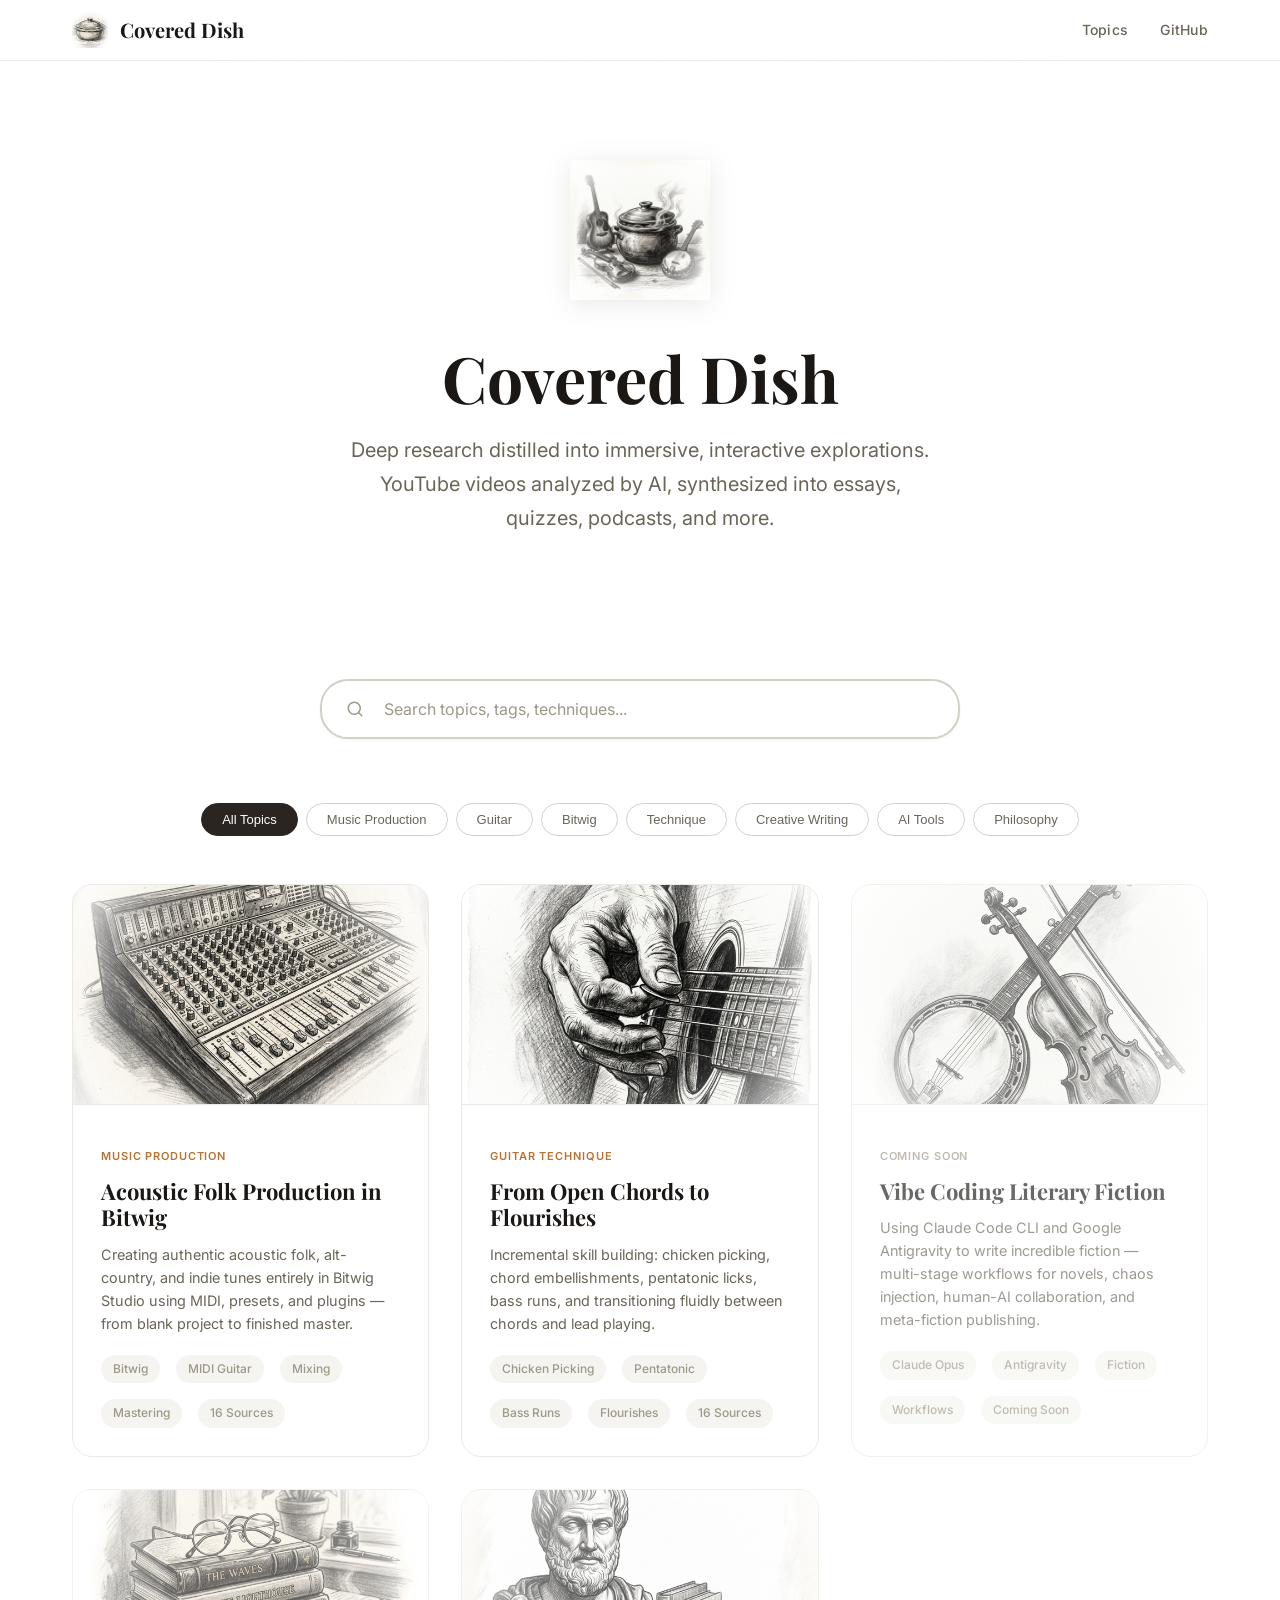
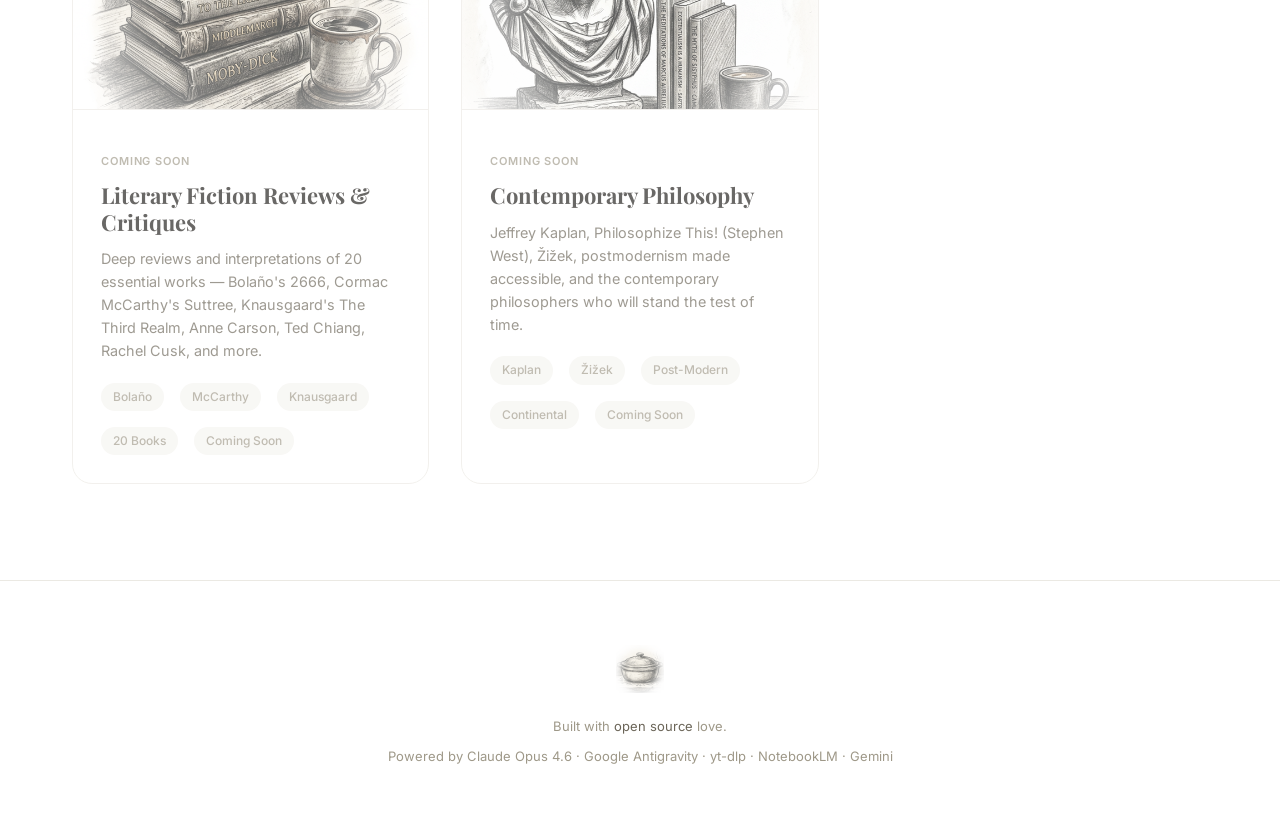
<file: docs/index.html>
<!DOCTYPE html>
<html lang="en">

<head>
  <meta charset="UTF-8">
  <meta name="viewport" content="width=device-width, initial-scale=1.0">
  <title>Covered Dish — Deep Research Hub</title>
  <meta name="description"
    content="Deep research into music production, guitar techniques, philosophy, fiction writing, and more. Powered by AI-synthesized video analysis.">
  <link rel="stylesheet" href="css/style.css">
  <link rel="icon" href="images/logo.png" type="image/png">
</head>

<body>

  <!-- Navigation -->
  <nav class="nav" id="nav">
    <div class="nav-inner">
      <a href="/" class="nav-logo">
        <img src="images/logo.png" alt="Covered Dish">
        <span>Covered Dish</span>
      </a>
      <div class="nav-links">
        <a href="#topics">Topics</a>
        <a href="https://github.com/covered-dish/covered-dish.github.io" target="_blank">GitHub</a>
      </div>
    </div>
  </nav>

  <!-- Hero -->
  <section class="hero">
    <div class="hero-content">
      <img src="images/covered_dish_hero.png" alt="Covered Dish" class="hero-logo">
      <h1>Covered Dish</h1>
      <p class="hero-tagline">Deep research distilled into immersive, interactive explorations. YouTube videos analyzed
        by AI, synthesized into essays, quizzes, podcasts, and more.</p>
    </div>
  </section>

  <!-- Search & Filter -->
  <section class="container" id="topics">
    <div class="search-section">
      <div class="search-box">
        <div class="search-icon">
          <svg width="18" height="18" viewBox="0 0 24 24" fill="none" stroke="currentColor" stroke-width="2"
            stroke-linecap="round" stroke-linejoin="round">
            <circle cx="11" cy="11" r="8" />
            <line x1="21" y1="21" x2="16.65" y2="16.65" />
          </svg>
        </div>
        <input type="text" class="search-input" id="searchInput" placeholder="Search topics, tags, techniques...">
      </div>
    </div>

    <div class="filter-tags" id="filterTags">
      <button class="filter-tag active" data-filter="all">All Topics</button>
      <button class="filter-tag" data-filter="music-production">Music Production</button>
      <button class="filter-tag" data-filter="guitar">Guitar</button>
      <button class="filter-tag" data-filter="bitwig">Bitwig</button>
      <button class="filter-tag" data-filter="technique">Technique</button>
      <button class="filter-tag" data-filter="creative-writing">Creative Writing</button>
      <button class="filter-tag" data-filter="ai-tools">AI Tools</button>
      <button class="filter-tag" data-filter="philosophy">Philosophy</button>
    </div>

    <!-- Topic Cards -->
    <div class="topics-grid" id="topicsGrid">

      <!-- Card 1: Bitwig Acoustic Folk -->
      <a href="topics/bitwig-acoustic/index.html" class="topic-card" data-tags="music-production,bitwig,guitar"
        data-search="bitwig acoustic folk country indie rock midi guitar mixing mastering presets instruments plugins">
        <img src="images/mixing_console_sketch.png" alt="Mixing Console" class="topic-card-image">
        <div class="topic-card-body">
          <span class="topic-card-category">Music Production</span>
          <h3>Acoustic Folk Production in Bitwig</h3>
          <p>Creating authentic acoustic folk, alt-country, and indie tunes entirely in Bitwig Studio using MIDI,
            presets, and plugins — from blank project to finished master.</p>
          <div class="topic-card-meta">
            <span class="topic-card-tag">Bitwig</span>
            <span class="topic-card-tag">MIDI Guitar</span>
            <span class="topic-card-tag">Mixing</span>
            <span class="topic-card-tag">Mastering</span>
            <span class="topic-card-tag">16 Sources</span>
          </div>
        </div>
      </a>

      <!-- Card 2: Guitar Technique -->
      <a href="topics/guitar-technique/index.html" class="topic-card" data-tags="guitar,technique"
        data-search="acoustic guitar chicken picking travis picking pentatonic flourishes riffs bass runs chords strumming embellishments capo bluegrass country">
        <img src="images/chicken_picking_sketch.png" alt="Guitar Technique" class="topic-card-image">
        <div class="topic-card-body">
          <span class="topic-card-category">Guitar Technique</span>
          <h3>From Open Chords to Flourishes</h3>
          <p>Incremental skill building: chicken picking, chord embellishments, pentatonic licks, bass runs, and
            transitioning fluidly between chords and lead playing.</p>
          <div class="topic-card-meta">
            <span class="topic-card-tag">Chicken Picking</span>
            <span class="topic-card-tag">Pentatonic</span>
            <span class="topic-card-tag">Bass Runs</span>
            <span class="topic-card-tag">Flourishes</span>
            <span class="topic-card-tag">16 Sources</span>
          </div>
        </div>
      </a>

      <!-- Card 3: Vibe Coding Fiction (Coming Soon) -->
      <div class="topic-card" data-tags="creative-writing,ai-tools"
        data-search="vibe coding fiction novel writing claude code antigravity workflow research outline draft edit publish meta-fiction"
        style="opacity: 0.65; cursor: default;">
        <img src="images/banjo_fiddle_sketch.png" alt="Fiction Writing" class="topic-card-image">
        <div class="topic-card-body">
          <span class="topic-card-category" style="color: var(--warm-gray-400);">Coming Soon</span>
          <h3>Vibe Coding Literary Fiction</h3>
          <p>Using Claude Code CLI and Google Antigravity to write incredible fiction — multi-stage workflows for
            novels, chaos injection, human-AI collaboration, and meta-fiction publishing.</p>
          <div class="topic-card-meta">
            <span class="topic-card-tag">Claude Opus</span>
            <span class="topic-card-tag">Antigravity</span>
            <span class="topic-card-tag">Fiction</span>
            <span class="topic-card-tag">Workflows</span>
            <span class="topic-card-tag">Coming Soon</span>
          </div>
        </div>
      </div>

      <!-- Card 4: Literary Fiction Reviews (Coming Soon) -->
      <div class="topic-card" data-tags="creative-writing"
        data-search="literary fiction reviews critiques interpretations bolano mccarthy knausgaard carson cusk coetzee chiang orwell pessoa johnson everett williams lethem smith mann carrington watkins krastev kagan"
        style="opacity: 0.65; cursor: default;">
        <img src="images/books_stack_sketch.png" alt="Books" class="topic-card-image">
        <div class="topic-card-body">
          <span class="topic-card-category" style="color: var(--warm-gray-400);">Coming Soon</span>
          <h3>Literary Fiction Reviews & Critiques</h3>
          <p>Deep reviews and interpretations of 20 essential works — Bolaño's 2666, Cormac McCarthy's Suttree,
            Knausgaard's The Third Realm, Anne Carson, Ted Chiang, Rachel Cusk, and more.</p>
          <div class="topic-card-meta">
            <span class="topic-card-tag">Bolaño</span>
            <span class="topic-card-tag">McCarthy</span>
            <span class="topic-card-tag">Knausgaard</span>
            <span class="topic-card-tag">20 Books</span>
            <span class="topic-card-tag">Coming Soon</span>
          </div>
        </div>
      </div>

      <!-- Card 5: Contemporary Philosophy (Coming Soon) -->
      <div class="topic-card" data-tags="philosophy"
        data-search="philosophy jeffrey kaplan philosophize this stephen west slavoj zizek postmodern contemporary philosophers existentialism epistemology ethics aesthetics metaphysics continental analytic"
        style="opacity: 0.65; cursor: default;">
        <img src="images/philosophy_thinker_sketch.png" alt="Philosophy" class="topic-card-image">
        <div class="topic-card-body">
          <span class="topic-card-category" style="color: var(--warm-gray-400);">Coming Soon</span>
          <h3>Contemporary Philosophy</h3>
          <p>Jeffrey Kaplan, Philosophize This! (Stephen West), Žižek, postmodernism made accessible, and the
            contemporary philosophers who will stand the test of time.</p>
          <div class="topic-card-meta">
            <span class="topic-card-tag">Kaplan</span>
            <span class="topic-card-tag">Žižek</span>
            <span class="topic-card-tag">Post-Modern</span>
            <span class="topic-card-tag">Continental</span>
            <span class="topic-card-tag">Coming Soon</span>
          </div>
        </div>
      </div>

    </div>
  </section>

  <!-- Footer -->
  <footer class="footer">
    <img src="images/logo.png" alt="Covered Dish" class="footer-logo">
    <p>Built with <a href="https://github.com/covered-dish/covered-dish.github.io">open source</a> love.</p>
    <p style="margin-top: 0.5rem;">Powered by Claude Opus 4.6 · Google Antigravity · yt-dlp · NotebookLM · Gemini</p>
  </footer>

  <!-- Back to top -->
  <button class="back-to-top" id="backToTop" aria-label="Back to top">↑</button>

  <script src="js/app.js"></script>
</body>

</html>
</file>
<file: docs/css/style.css>
/* ============================================================
   Covered Dish — Design System
   White background, charcoal illustration aesthetic
   ============================================================ */

@import url('https://fonts.googleapis.com/css2?family=Inter:wght@300;400;500;600;700&family=Playfair+Display:ital,wght@0,400;0,700;1,400&display=swap');

/* === Reset & Base === */
*, *::before, *::after { box-sizing: border-box; margin: 0; padding: 0; }

:root {
  --white: #ffffff;
  --off-white: #fafaf8;
  --warm-gray-50: #f5f4f0;
  --warm-gray-100: #ebe9e3;
  --warm-gray-200: #d4d0c8;
  --warm-gray-400: #9e9888;
  --warm-gray-600: #6b6558;
  --warm-gray-800: #3d382e;
  --charcoal: #2a2520;
  --ink: #1a1714;
  --accent-warm: #8b7355;
  --accent-copper: #b87333;
  --accent-sage: #7a8b6f;
  --accent-clay: #c4703f;
  --shadow-sm: 0 1px 3px rgba(42, 37, 32, 0.06);
  --shadow-md: 0 4px 12px rgba(42, 37, 32, 0.08);
  --shadow-lg: 0 8px 30px rgba(42, 37, 32, 0.12);
  --shadow-xl: 0 16px 50px rgba(42, 37, 32, 0.15);
  --radius-sm: 8px;
  --radius-md: 12px;
  --radius-lg: 20px;
  --radius-xl: 28px;
  --transition: 0.3s cubic-bezier(0.4, 0, 0.2, 1);
  --transition-spring: 0.4s cubic-bezier(0.34, 1.56, 0.64, 1);
}

html { scroll-behavior: smooth; font-size: 16px; }

body {
  font-family: 'Inter', -apple-system, BlinkMacSystemFont, sans-serif;
  background: var(--white);
  color: var(--charcoal);
  line-height: 1.7;
  -webkit-font-smoothing: antialiased;
  overflow-x: hidden;
}

h1, h2, h3, h4 {
  font-family: 'Playfair Display', Georgia, serif;
  line-height: 1.2;
  color: var(--ink);
}

a { color: var(--accent-warm); text-decoration: none; transition: color var(--transition); }
a:hover { color: var(--accent-copper); }

img { max-width: 100%; height: auto; }

/* === Layout === */
.container { max-width: 1200px; margin: 0 auto; padding: 0 2rem; }
.container-narrow { max-width: 800px; margin: 0 auto; padding: 0 2rem; }

/* === Navigation === */
.nav {
  position: fixed; top: 0; left: 0; right: 0; z-index: 100;
  background: rgba(255, 255, 255, 0.92);
  backdrop-filter: blur(20px);
  border-bottom: 1px solid var(--warm-gray-100);
  transition: var(--transition);
}
.nav.scrolled {
  box-shadow: var(--shadow-md);
}
.nav-inner {
  display: flex; align-items: center; justify-content: space-between;
  max-width: 1200px; margin: 0 auto; padding: 0.75rem 2rem;
}
.nav-logo {
  display: flex; align-items: center; gap: 0.75rem;
  font-family: 'Playfair Display', serif; font-size: 1.25rem;
  font-weight: 700; color: var(--ink);
}
.nav-logo img { height: 36px; width: 36px; object-fit: contain; }
.nav-links { display: flex; gap: 2rem; align-items: center; }
.nav-links a {
  font-size: 0.875rem; font-weight: 500; color: var(--warm-gray-600);
  letter-spacing: 0.02em; position: relative;
}
.nav-links a::after {
  content: ''; position: absolute; bottom: -4px; left: 0; width: 0;
  height: 2px; background: var(--accent-copper); transition: width var(--transition);
}
.nav-links a:hover { color: var(--ink); }
.nav-links a:hover::after { width: 100%; }

/* === Hero Section === */
.hero {
  padding: 10rem 2rem 6rem;
  text-align: center;
  position: relative;
  overflow: hidden;
}
.hero::before {
  content: ''; position: absolute; inset: 0;
  background: radial-gradient(ellipse at center, transparent 40%, var(--white) 75%);
  z-index: 1;
}
.hero-content { position: relative; z-index: 2; }
.hero-logo {
  width: 140px; height: 140px;
  margin: 0 auto 2rem;
  animation: fadeInScale 1s ease-out;
  filter: drop-shadow(0 4px 12px rgba(42, 37, 32, 0.1));
}
@keyframes fadeInScale {
  from { opacity: 0; transform: scale(0.8) translateY(20px); }
  to { opacity: 1; transform: scale(1) translateY(0); }
}
.hero h1 {
  font-size: clamp(2.5rem, 5vw, 4rem);
  margin-bottom: 1rem;
  animation: fadeInUp 1s ease-out 0.2s both;
}
.hero-tagline {
  font-size: 1.25rem; color: var(--warm-gray-600);
  max-width: 600px; margin: 0 auto 3rem;
  animation: fadeInUp 1s ease-out 0.4s both;
}
@keyframes fadeInUp {
  from { opacity: 0; transform: translateY(20px); }
  to { opacity: 1; transform: translateY(0); }
}

/* === Search === */
.search-section {
  max-width: 640px; margin: 0 auto 4rem;
  animation: fadeInUp 1s ease-out 0.6s both;
}
.search-box {
  position: relative;
  display: flex; align-items: center;
  background: var(--white);
  border: 2px solid var(--warm-gray-200);
  border-radius: var(--radius-xl);
  padding: 0.25rem;
  transition: var(--transition);
  box-shadow: var(--shadow-sm);
}
.search-box:focus-within {
  border-color: var(--accent-copper);
  box-shadow: var(--shadow-md), 0 0 0 4px rgba(184, 115, 51, 0.1);
}
.search-icon {
  padding: 0 0.75rem 0 1.25rem;
  color: var(--warm-gray-400);
  display: flex; align-items: center;
}
.search-input {
  flex: 1; border: none; outline: none;
  font-size: 1rem; font-family: inherit;
  padding: 0.875rem 0.5rem; background: transparent;
  color: var(--charcoal);
}
.search-input::placeholder { color: var(--warm-gray-400); }

/* === Filter Tags === */
.filter-tags {
  display: flex; flex-wrap: wrap; gap: 0.5rem;
  justify-content: center; margin-bottom: 3rem;
  animation: fadeInUp 1s ease-out 0.8s both;
}
.filter-tag {
  padding: 0.5rem 1.25rem;
  border: 1.5px solid var(--warm-gray-200);
  border-radius: 999px;
  font-size: 0.8125rem; font-weight: 500;
  color: var(--warm-gray-600);
  cursor: pointer;
  transition: var(--transition);
  background: var(--white);
}
.filter-tag:hover {
  border-color: var(--accent-copper); color: var(--accent-copper);
  transform: translateY(-1px);
}
.filter-tag.active {
  background: var(--charcoal); color: var(--white);
  border-color: var(--charcoal);
}

/* === Topic Cards Grid === */
.topics-grid {
  display: grid;
  grid-template-columns: repeat(auto-fill, minmax(350px, 1fr));
  gap: 2rem; margin-bottom: 6rem;
}
.topic-card {
  background: var(--white);
  border: 1px solid var(--warm-gray-100);
  border-radius: var(--radius-lg);
  overflow: hidden;
  transition: var(--transition);
  cursor: pointer;
  position: relative;
}
.topic-card:hover {
  transform: translateY(-4px);
  box-shadow: var(--shadow-xl);
  border-color: var(--warm-gray-200);
}
.topic-card-image {
  width: 100%; height: 220px;
  object-fit: cover;
  border-bottom: 1px solid var(--warm-gray-100);
}
.topic-card-body { padding: 1.75rem; }
.topic-card-category {
  display: inline-block;
  font-size: 0.6875rem; font-weight: 600;
  letter-spacing: 0.08em; text-transform: uppercase;
  color: var(--accent-copper);
  margin-bottom: 0.75rem;
}
.topic-card h3 {
  font-size: 1.375rem; margin-bottom: 0.75rem;
  transition: color var(--transition);
}
.topic-card:hover h3 { color: var(--accent-copper); }
.topic-card p {
  font-size: 0.9rem; color: var(--warm-gray-600);
  line-height: 1.6; margin-bottom: 1.25rem;
}
.topic-card-meta {
  display: flex; gap: 1rem; flex-wrap: wrap;
}
.topic-card-tag {
  font-size: 0.75rem; font-weight: 500;
  color: var(--warm-gray-400);
  background: var(--warm-gray-50);
  padding: 0.25rem 0.75rem;
  border-radius: 999px;
}

/* === Sub-site / Topic Detail Page === */
.topic-hero {
  padding: 9rem 2rem 4rem;
  text-align: center;
  background: linear-gradient(180deg, var(--warm-gray-50) 0%, var(--white) 100%);
}
.topic-hero h1 {
  font-size: clamp(2rem, 4vw, 3.25rem);
  margin-bottom: 1rem;
}
.topic-hero-desc {
  font-size: 1.125rem; color: var(--warm-gray-600);
  max-width: 700px; margin: 0 auto;
}

/* === Essay Content === */
.essay-section { padding: 4rem 0; }
.essay-content h2, .essay-content h3 {
  margin: 2.5rem 0 1rem;
}
.essay-content h2 { font-size: 1.75rem; }
.essay-content h3 { font-size: 1.375rem; }
.essay-content p {
  font-size: 1.0625rem; line-height: 1.85;
  color: var(--warm-gray-800); margin-bottom: 1.5rem;
}
.essay-content ol, .essay-content ul {
  margin: 1rem 0 1.5rem 1.5rem;
  color: var(--warm-gray-800);
}
.essay-content li {
  margin-bottom: 0.5rem; line-height: 1.7;
}
.essay-content strong { color: var(--ink); }
.essay-content em { color: var(--accent-warm); font-style: italic; }

/* Inline illustration break */
.illustration-break {
  margin: 3rem auto;
  text-align: center;
  max-width: 400px;
}
.illustration-break img {
  width: 100%;
  border-radius: var(--radius-md);
  opacity: 0.9;
  transition: opacity var(--transition);
}
.illustration-break img:hover { opacity: 1; }

/* === Media Players === */
.media-section {
  padding: 3rem 0;
  border-top: 1px solid var(--warm-gray-100);
}
.media-section h2 { margin-bottom: 2rem; }
.media-grid {
  display: grid;
  grid-template-columns: repeat(auto-fit, minmax(300px, 1fr));
  gap: 1.5rem;
}
.media-card {
  background: var(--warm-gray-50);
  border-radius: var(--radius-md);
  overflow: hidden;
  border: 1px solid var(--warm-gray-100);
}
.media-card audio, .media-card video {
  width: 100%; display: block;
}
.media-card-info {
  padding: 1rem 1.25rem;
}
.media-card-title {
  font-size: 0.875rem; font-weight: 600; color: var(--ink);
  margin-bottom: 0.25rem;
}
.media-card-type {
  font-size: 0.75rem; color: var(--warm-gray-400);
  text-transform: uppercase; letter-spacing: 0.05em;
}

/* === Interactive Quiz === */
.quiz-section { padding: 4rem 0; }
.quiz-section h2 { margin-bottom: 0.5rem; }
.quiz-subtitle {
  color: var(--warm-gray-600); margin-bottom: 2rem; font-size: 0.95rem;
}
.quiz-question {
  background: var(--warm-gray-50);
  border: 1px solid var(--warm-gray-100);
  border-radius: var(--radius-md);
  padding: 2rem;
  margin-bottom: 1.5rem;
  transition: var(--transition);
}
.quiz-question-text {
  font-family: 'Playfair Display', serif;
  font-size: 1.125rem; margin-bottom: 1.25rem; color: var(--ink);
  line-height: 1.5;
}
.quiz-question-number {
  font-size: 0.75rem; font-weight: 600; color: var(--accent-copper);
  text-transform: uppercase; letter-spacing: 0.06em;
  margin-bottom: 0.5rem;
}
.quiz-options { display: flex; flex-direction: column; gap: 0.625rem; }
.quiz-option {
  display: flex; align-items: center; gap: 0.75rem;
  padding: 0.875rem 1.25rem;
  border: 1.5px solid var(--warm-gray-200);
  border-radius: var(--radius-sm);
  cursor: pointer; font-size: 0.9375rem;
  transition: var(--transition);
  background: var(--white);
}
.quiz-option:hover {
  border-color: var(--accent-copper);
  background: rgba(184, 115, 51, 0.03);
}
.quiz-option.selected { border-color: var(--accent-copper); background: rgba(184, 115, 51, 0.06); }
.quiz-option.correct {
  border-color: var(--accent-sage); background: rgba(122, 139, 111, 0.08);
  color: #3d5a31;
}
.quiz-option.incorrect {
  border-color: #c44; background: rgba(204, 68, 68, 0.05);
  color: #993333; opacity: 0.7;
}
.quiz-option-letter {
  width: 28px; height: 28px;
  border-radius: 50%;
  background: var(--warm-gray-100);
  display: flex; align-items: center; justify-content: center;
  font-size: 0.75rem; font-weight: 600; color: var(--warm-gray-600);
  flex-shrink: 0;
}
.quiz-option.correct .quiz-option-letter { background: var(--accent-sage); color: white; }
.quiz-option.incorrect .quiz-option-letter { background: #c44; color: white; }
.quiz-feedback {
  margin-top: 0.75rem;
  padding: 0.75rem 1rem;
  border-radius: var(--radius-sm);
  font-size: 0.875rem;
  line-height: 1.5;
  display: none;
}
.quiz-feedback.show { display: block; }
.quiz-feedback.correct-feedback {
  background: rgba(122, 139, 111, 0.1);
  color: #3d5a31;
  border-left: 3px solid var(--accent-sage);
}
.quiz-feedback.incorrect-feedback {
  background: rgba(204, 68, 68, 0.06);
  color: #993333;
  border-left: 3px solid #c44;
}
.quiz-score {
  text-align: center; padding: 2rem;
  background: var(--warm-gray-50);
  border-radius: var(--radius-md);
  margin-top: 2rem;
  display: none;
}
.quiz-score.show { display: block; }
.quiz-score-number {
  font-family: 'Playfair Display', serif;
  font-size: 3rem; font-weight: 700; color: var(--accent-copper);
}
.quiz-score-label {
  font-size: 0.875rem; color: var(--warm-gray-600);
  margin-top: 0.5rem;
}

/* === Flashcards === */
.flashcards-section { padding: 4rem 0; }
.flashcards-grid {
  display: grid;
  grid-template-columns: repeat(auto-fill, minmax(280px, 1fr));
  gap: 1.25rem;
}
.flashcard {
  perspective: 1000px;
  height: 220px; cursor: pointer;
}
.flashcard-inner {
  position: relative; width: 100%; height: 100%;
  transition: transform 0.6s cubic-bezier(0.4, 0, 0.2, 1);
  transform-style: preserve-3d;
}
.flashcard.flipped .flashcard-inner { transform: rotateY(180deg); }
.flashcard-front, .flashcard-back {
  position: absolute; inset: 0;
  backface-visibility: hidden;
  border-radius: var(--radius-md);
  padding: 1.5rem;
  display: flex; flex-direction: column;
  justify-content: center; align-items: center;
  text-align: center;
  border: 1px solid var(--warm-gray-100);
}
.flashcard-front {
  background: var(--warm-gray-50);
  font-family: 'Playfair Display', serif;
  font-size: 1rem; color: var(--ink); line-height: 1.5;
}
.flashcard-back {
  background: var(--charcoal); color: var(--white);
  transform: rotateY(180deg);
  font-size: 0.875rem; line-height: 1.6;
}
.flashcard-hint {
  font-size: 0.6875rem; color: var(--warm-gray-400);
  margin-top: 0.75rem;
  font-style: italic;
}

/* === Infographic === */
.infographic-section { padding: 4rem 0; text-align: center; }
.infographic-section img {
  max-width: 100%;
  border-radius: var(--radius-md);
  box-shadow: var(--shadow-lg);
}

/* === Footer === */
.footer {
  padding: 4rem 2rem;
  border-top: 1px solid var(--warm-gray-100);
  text-align: center;
  color: var(--warm-gray-400);
  font-size: 0.8125rem;
}
.footer-logo { width: 48px; margin-bottom: 1rem; opacity: 0.6; }
.footer a { color: var(--warm-gray-600); }

/* === Responsive === */
@media (max-width: 768px) {
  .hero { padding: 8rem 1.5rem 4rem; }
  .topics-grid { grid-template-columns: 1fr; }
  .nav-links { display: none; }
  .container, .container-narrow { padding: 0 1.25rem; }
  .quiz-question { padding: 1.25rem; }
  .flashcards-grid { grid-template-columns: 1fr; }
}

/* === Utility Animations === */
.fade-in {
  opacity: 0; transform: translateY(16px);
  transition: opacity 0.6s ease, transform 0.6s ease;
}
.fade-in.visible { opacity: 1; transform: translateY(0); }

/* === Section Divider === */
.section-divider {
  width: 60px; height: 2px;
  background: var(--warm-gray-200);
  margin: 3rem auto;
}

/* Back to top */
.back-to-top {
  position: fixed; bottom: 2rem; right: 2rem;
  width: 44px; height: 44px;
  border-radius: 50%;
  background: var(--charcoal); color: var(--white);
  display: flex; align-items: center; justify-content: center;
  opacity: 0; visibility: hidden;
  transition: var(--transition);
  cursor: pointer; z-index: 99;
  box-shadow: var(--shadow-md);
  border: none; font-size: 1.25rem;
}
.back-to-top.show { opacity: 1; visibility: visible; }
.back-to-top:hover { transform: translateY(-2px); box-shadow: var(--shadow-lg); }
</file>
